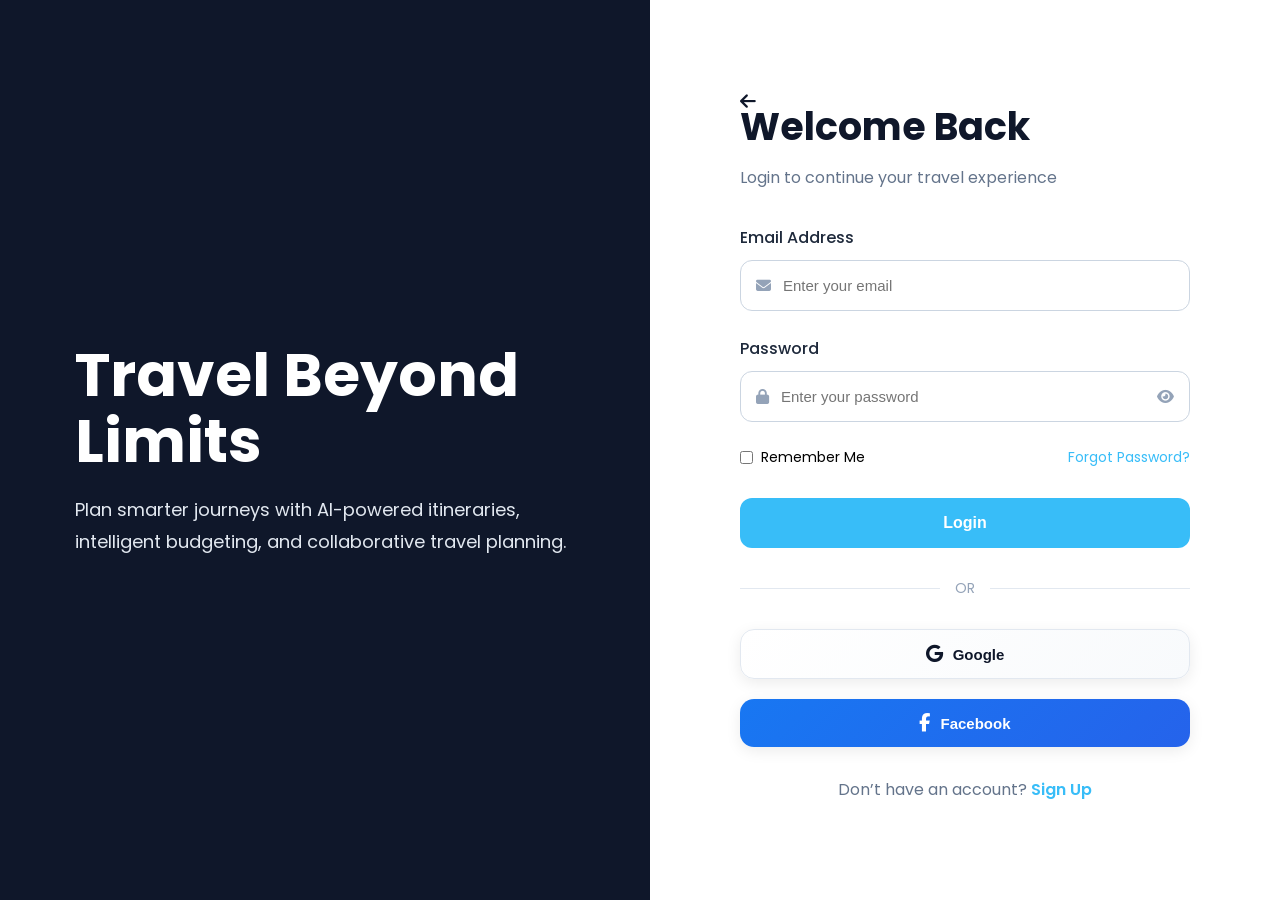
<file: login.html>
<!DOCTYPE html>
<html lang="en">

<head>

  <meta charset="UTF-8" />
  <meta name="viewport" content="width=device-width, initial-scale=1.0"/>

  <title>Traveloop Login</title>

  <!-- CSS -->
  <link rel="stylesheet" href="login.css" />

  <!-- GOOGLE FONT -->
  <link rel="preconnect" href="https://fonts.googleapis.com">
  <link
    href="https://fonts.googleapis.com/css2?family=Poppins:wght@300;400;500;600;700&display=swap"
    rel="stylesheet"
  />

  <!-- FONT AWESOME -->
  <link
    rel="stylesheet"
    href="https://cdnjs.cloudflare.com/ajax/libs/font-awesome/6.5.1/css/all.min.css"
  />

</head>

<body>

  <div class="container">

    <!-- LEFT SIDE -->

    <div class="left-panel">

      <div class="overlay"></div>

      <div class="left-content">

        <h1>Travel Beyond Limits</h1>

        <p>
          Plan smarter journeys with AI-powered itineraries,
          intelligent budgeting, and collaborative travel planning.
        </p>

      </div>

    </div>

    <!-- RIGHT SIDE -->

    <div class="right-panel">

      <div class="login-box">

        <a href="index.html" class="back-btn">
          <i class="fa-solid fa-arrow-left"></i>
        </a>

        <h2>Welcome Back</h2>

        <p class="subtitle">
          Login to continue your travel experience
        </p>

        <form id="loginForm">

          <!-- EMAIL -->

          <div class="input-group">

            <label>Email Address</label>

            <div class="input-box">

              <i class="fa-solid fa-envelope"></i>

              <input
                type="email"
                id="email"
                placeholder="Enter your email"
                required
              />

            </div>

          </div>

          <!-- PASSWORD -->

          <div class="input-group">

            <label>Password</label>

            <div class="input-box">

              <i class="fa-solid fa-lock"></i>

              <input
                type="password"
                id="password"
                placeholder="Enter your password"
                required
              />

              <i
                class="fa-solid fa-eye toggle-password"
                id="togglePassword"
              ></i>

            </div>

          </div>

          <!-- OPTIONS -->

          <div class="options">

            <div class="remember">

              <input type="checkbox" id="remember" />

              <label for="remember">
                Remember Me
              </label>

            </div>

            <a href="#" class="forgot">
              Forgot Password?
            </a>

          </div>

          <!-- BUTTON -->

          <button type="submit" class="login-btn">
            Login
          </button>

        </form>

        <!-- DIVIDER -->

        <div class="divider">
          <span>OR</span>
        </div>

        <!-- SOCIAL LOGIN -->

        <div class="social-login">

          <button class="social-btn google">
            <i class="fa-brands fa-google"></i>
            Google
          </button>

          <button class="social-btn facebook">
            <i class="fa-brands fa-facebook-f"></i>
            Facebook
          </button>

        </div>

        <!-- SIGNUP -->

        <div class="signup-text">

          Don’t have an account?
          <a href="#">
            Sign Up
          </a>

        </div>

      </div>

    </div>

  </div>

  <!-- JAVASCRIPT -->

  <script>

    // PASSWORD TOGGLE

    const togglePassword =
      document.getElementById("togglePassword");

    const password =
      document.getElementById("password");

    togglePassword.addEventListener("click", () => {

      const type =
        password.getAttribute("type") === "password"
        ? "text"
        : "password";

      password.setAttribute("type", type);

      togglePassword.classList.toggle("fa-eye-slash");

    });


    // SIMPLE FORM VALIDATION

    const form =
      document.getElementById("loginForm");

    form.addEventListener("submit", (e) => {

      e.preventDefault();

      const email =
        document.getElementById("email").value;

      const passwordValue =
        password.value;

      if(email === "" || passwordValue === ""){

        alert("Please fill all fields");

      } else {

        alert("Login Successful!");

        window.location.href = "index.html";

      }

    });

  </script>

</body>
</html>
</file>
<file: login.css>
*{
  margin:0;
  padding:0;
  box-sizing:border-box;
}

body{
  font-family:'Poppins',sans-serif;
  background:#0f172a;
  min-height:100vh;
}

.container{
  display:flex;
  min-height:100vh;
}

/* LEFT PANEL */

.left-panel{
  
  flex:1;
  background:
  linear-gradient(rgba(15,23,42,0.6),
  rgba(15,23,42,0.75)),
  url('https://images.unsplash.com/photo-1500530855697-b586d89ba3ee');

  background-size:110%;
  background-position:center;
  position:relative;

  display:flex;
  justify-content:center;
  align-items:center;
  padding:50px;

  overflow:hidden;

  transition:0.8s ease;
}
/* IMAGE HOVER EFFECT */

.left-panel::before{
  content:"";
  position:absolute;
  inset:0;

  background:
  linear-gradient(
    120deg,
    rgba(56,189,248,0.15),
    rgba(255,255,255,0.05),
    rgba(56,189,248,0.15)
  );

  transform:translateX(-100%);
  transition:1s;
}

.left-panel:hover::before{
  transform:translateX(100%);
}

.left-panel:hover{
  background-size:120%;
}

/* FLOATING EFFECT */

.left-content{
  color:white;
  z-index:2;
  max-width:500px;

  animation:floatText 4s ease-in-out infinite;
}

@keyframes floatText{

  0%{
    transform:translateY(0px);
  }

  50%{
    transform:translateY(-10px);
  }

  100%{
    transform:translateY(0px);
  }

}

.left-content{
  color:white;
  z-index:2;
  max-width:500px;
}

.left-content h1{
  font-size:60px;
  margin-bottom:20px;
  line-height:1.1;
}

.left-content p{
  font-size:18px;
  line-height:1.8;
  color:#e2e8f0;
}

/* RIGHT PANEL */

.right-panel{
  flex:1;
  background:white;
  display:flex;
  justify-content:center;
  align-items:center;
  padding:40px;
}

.login-box{
  width:100%;
  max-width:450px;
  position:relative;
}

.back-btn{
  position:absolute;
  top:-10px;
  left:0;
  color:#0f172a;
  font-size:18px;
  text-decoration:none;
}

.login-box h2{
  font-size:38px;
  color:#0f172a;
  margin-bottom:10px;
}

.subtitle{
  color:#64748b;
  margin-bottom:35px;
}

/* INPUTS */

.input-group{
  margin-bottom:25px;
}

.input-group label{
  display:block;
  margin-bottom:10px;
  font-weight:500;
  color:#1e293b;
}

.input-box{
  display:flex;
  align-items:center;
  border:1px solid #cbd5e1;
  border-radius:12px;
  padding:0 15px;
  transition:0.3s;
}

.input-box:focus-within{
  border-color:#38bdf8;
  box-shadow:0 0 0 4px rgba(56,189,248,0.15);
}

.input-box i{
  color:#94a3b8;
  font-size:15px;
}

.input-box input{
  width:100%;
  border:none;
  outline:none;
  padding:16px 12px;
  font-size:15px;
  background:transparent;
}

.toggle-password{
  cursor:pointer;
}

/* OPTIONS */

.options{
  display:flex;
  justify-content:space-between;
  align-items:center;
  margin-bottom:30px;
  font-size:14px;
}

.remember{
  display:flex;
  align-items:center;
  gap:8px;
}

.forgot{
  color:#38bdf8;
  text-decoration:none;
}

/* BUTTON */

.login-btn{
  width:100%;
  padding:16px;
  border:none;
  border-radius:12px;
  background:#38bdf8;
  color:white;
  font-size:16px;
  font-weight:600;
  cursor:pointer;
  transition:0.3s;
}

.login-btn:hover{
  background:#0ea5e9;
  transform:translateY(-2px);
}

/* DIVIDER */

.divider{
  display:flex;
  align-items:center;
  margin:30px 0;
}

.divider::before,
.divider::after{
  content:"";
  flex:1;
  height:1px;
  background:#e2e8f0;
}

.divider span{
  margin:0 15px;
  color:#94a3b8;
  font-size:14px;
}

/* SOCIAL LOGIN */

.social-login{
  /* SOCIAL LOGIN */

.social-login{
  display:flex;
  gap:15px;
}

.social-btn{
  flex:1;

  display:flex;
  justify-content:center;
  align-items:center;
  gap:10px;

  padding:15px;

  border:none;
  border-radius:14px;

  font-size:15px;
  font-weight:600;

  cursor:pointer;
  position:relative;

  overflow:hidden;

  transition:0.4s ease;

  box-shadow:0 4px 15px rgba(0,0,0,0.08);
}

/* ICON */

.social-btn i{
  font-size:18px;
  transition:0.4s;
}

/* GOOGLE */

.google{
  background:linear-gradient(
    135deg,
    #ffffff,
    #f8fafc
  );

  color:#0f172a;
  border:1px solid #e2e8f0;
}

/* FACEBOOK */

.facebook{
  background:linear-gradient(
    135deg,
    #1877f2,
    #2563eb
  );

  color:white;
}

/* HOVER EFFECT */

.social-btn:hover{

  transform:
  translateY(-5px)
  scale(1.03);

  box-shadow:
  0 15px 30px rgba(0,0,0,0.15);

}

/* ICON ANIMATION */

.social-btn:hover i{
  transform:rotate(-10deg) scale(1.2);
}

/* LIGHT SWEEP EFFECT */

.social-btn::before{

  content:"";

  position:absolute;

  top:0;
  left:-100%;

  width:100%;
  height:100%;

  background:
  linear-gradient(
    120deg,
    transparent,
    rgba(255,255,255,0.4),
    transparent
  );

  transition:0.7s;
}

.social-btn:hover::before{
  left:100%;
}

/* ACTIVE CLICK EFFECT */

.social-btn:active{
  transform:scale(0.97);
}
}

.social-btn{
  flex:10;
  padding:14px;
  border:none;
  border-radius:12px;
  cursor:pointer;
  font-weight:500;
  transition:0.3s;
}

.google{
  background:#f1f5f9;
}

.facebook{
  background:#eff6ff;
}

.social-btn:hover{
  transform:translateY(-2px);
}

/* SIGNUP */

.signup-text{
  text-align:center;
  margin-top:30px;
  color:#64748b;
}

.signup-text a{
  color:#38bdf8;
  text-decoration:none;
  font-weight:600;
}

/* RESPONSIVE */

@media(max-width:992px){

  .left-panel{
    display:none;
  }

  .right-panel{
    width:100%;
  }

}

@media(max-width:500px){

  .login-box h2{
    font-size:30px;
  }

  .social-login{
    flex-direction:column;
  }

}
/* SOCIAL LOGIN */

.social-login{

  display:flex;
  flex-direction:column;

  gap:20px;

  width:100%;
}
.social-btn{

  width:100%;

  display:flex;
  justify-content:center;
  align-items:center;

  gap:12px;

  padding:16px;

  border:none;
  border-radius:14px;

  font-size:16px;
  font-weight:600;

  cursor:pointer;
  position:relative;

  overflow:hidden;

  transition:0.4s ease;

  box-shadow:0 4px 15px rgba(0,0,0,0.08);
}
</file>
